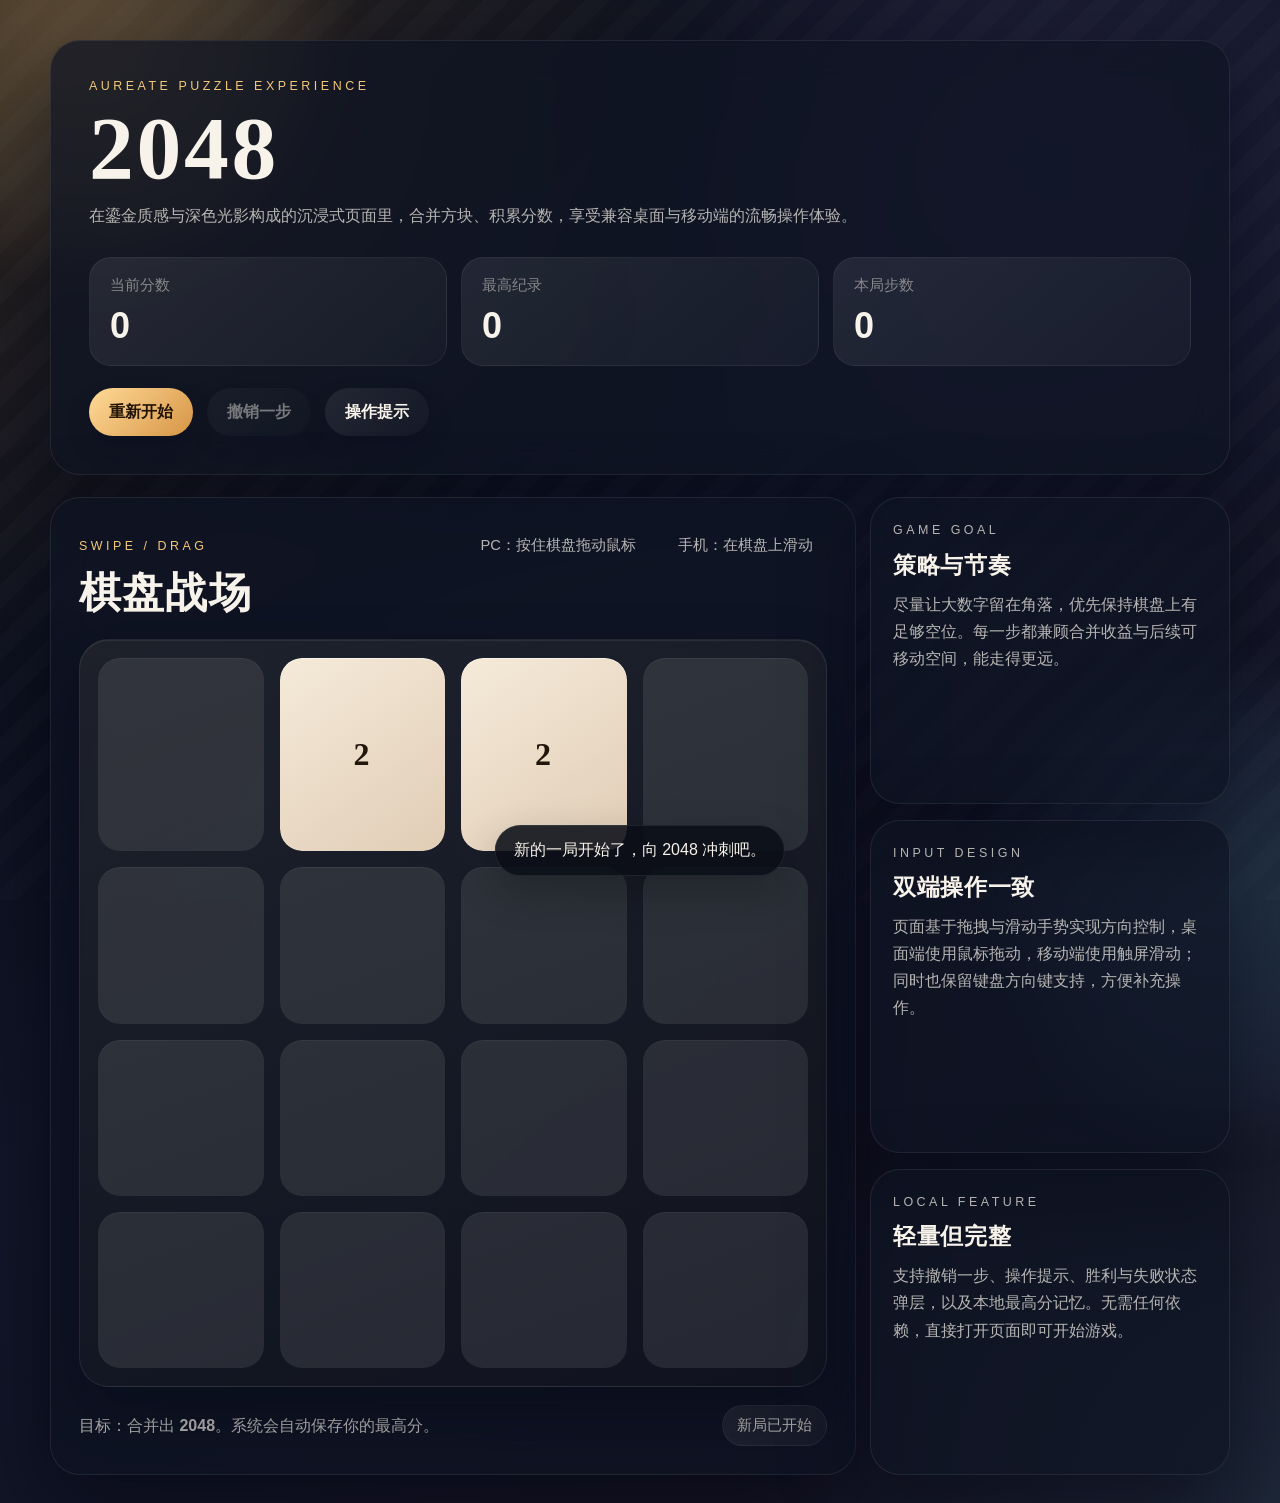
<file: index.html>
﻿<!DOCTYPE html>
<html lang="zh-CN">
<head>
  <meta charset="UTF-8">
  <meta name="viewport" content="width=device-width, initial-scale=1.0, viewport-fit=cover">
  <title>2048 | Aureate Edition</title>
  <meta
    name="description"
    content="一款兼顾 PC 鼠标拖拽和手机触屏滑动操作的精致 2048 页面游戏。"
  >
  <link rel="stylesheet" href="styles.css">
</head>
<body>
  <div class="background-orb background-orb-left"></div>
  <div class="background-orb background-orb-right"></div>

  <main class="app-shell">
    <section class="hero-panel panel">
      <div class="hero-copy">
        <span class="eyebrow">AUREATE PUZZLE EXPERIENCE</span>
        <h1>2048</h1>
        <p class="hero-text">
          在鎏金质感与深色光影构成的沉浸式页面里，合并方块、积累分数，享受兼容桌面与移动端的流畅操作体验。
        </p>
      </div>

      <div class="stats-row">
        <article class="stat-card">
          <span>当前分数</span>
          <strong id="score">0</strong>
        </article>
        <article class="stat-card">
          <span>最高纪录</span>
          <strong id="best-score">0</strong>
        </article>
        <article class="stat-card">
          <span>本局步数</span>
          <strong id="move-count">0</strong>
        </article>
      </div>

      <div class="actions-row">
        <button class="action-button action-button-primary" id="new-game-btn" type="button">重新开始</button>
        <button class="action-button" id="undo-btn" type="button">撤销一步</button>
        <button class="action-button" id="hint-btn" type="button">操作提示</button>
      </div>
    </section>

    <section class="playground">
      <section class="board-panel panel">
        <div class="board-head">
          <div>
            <p class="section-kicker">Swipe / Drag</p>
            <h2>棋盘战场</h2>
          </div>
          <div class="gesture-tags">
            <span>PC：按住棋盘拖动鼠标</span>
            <span>手机：在棋盘上滑动</span>
          </div>
        </div>

        <div class="board-frame">
          <div class="board-grid" id="board" aria-label="2048 游戏棋盘"></div>
          <div class="board-overlay is-hidden" id="board-overlay" aria-live="polite">
            <div class="overlay-card">
              <span class="overlay-eyebrow" id="overlay-eyebrow">精彩继续</span>
              <h3 id="overlay-title">状态提示</h3>
              <p id="overlay-text">继续合并方块，冲击更高分数。</p>
              <div class="overlay-actions">
                <button class="action-button action-button-primary" id="overlay-primary-btn" type="button">继续挑战</button>
                <button class="action-button" id="overlay-secondary-btn" type="button">再来一局</button>
              </div>
            </div>
          </div>
        </div>

        <div class="board-footer">
          <p>目标：合并出 <strong>2048</strong>。系统会自动保存你的最高分。</p>
          <div class="status-pill" id="status-pill">准备就绪</div>
        </div>
      </section>

      <aside class="info-panel">
        <article class="info-card panel">
          <p class="section-kicker">Game Goal</p>
          <h3>策略与节奏</h3>
          <p>
            尽量让大数字留在角落，优先保持棋盘上有足够空位。每一步都兼顾合并收益与后续可移动空间，能走得更远。
          </p>
        </article>

        <article class="info-card panel">
          <p class="section-kicker">Input Design</p>
          <h3>双端操作一致</h3>
          <p>
            页面基于拖拽与滑动手势实现方向控制，桌面端使用鼠标拖动，移动端使用触屏滑动；同时也保留键盘方向键支持，方便补充操作。
          </p>
        </article>

        <article class="info-card panel">
          <p class="section-kicker">Local Feature</p>
          <h3>轻量但完整</h3>
          <p>
            支持撤销一步、操作提示、胜利与失败状态弹层，以及本地最高分记忆。无需任何依赖，直接打开页面即可开始游戏。
          </p>
        </article>
      </aside>
    </section>
  </main>

  <div class="toast" id="toast" aria-live="polite"></div>

  <script src="script.js"></script>
</body>
</html>
</file>
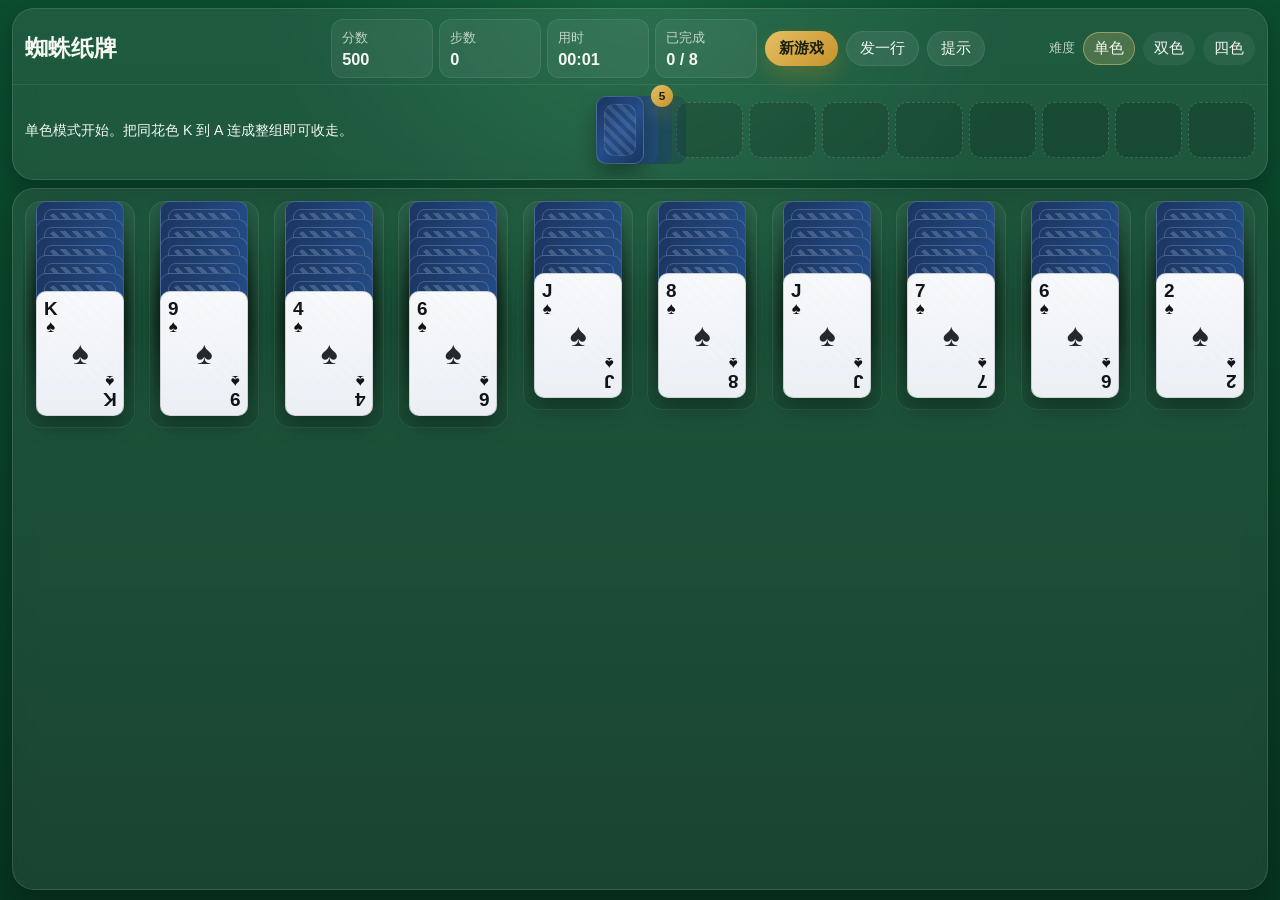
<file: spider-solitaire/index.html>
<!DOCTYPE html>
<html lang="zh-CN">
<head>
  <meta charset="UTF-8">
  <meta name="viewport" content="width=device-width, initial-scale=1.0, viewport-fit=cover">
  <title>蜘蛛纸牌</title>
  <link rel="stylesheet" href="styles.css">
</head>
<body>
  <div class="app-shell">
    <header class="game-header">
      <div class="header-main">
        <div class="brand-block">
          <div class="brand-copy">
            <h1>蜘蛛纸牌</h1>
          </div>
        </div>

        <div class="stats-card">
          <div class="stat">
            <span class="label">分数</span>
            <strong id="scoreValue">500</strong>
          </div>
          <div class="stat">
            <span class="label">步数</span>
            <strong id="moveValue">0</strong>
          </div>
          <div class="stat">
            <span class="label">用时</span>
            <strong id="timeValue">00:00</strong>
          </div>
          <div class="stat">
            <span class="label">已完成</span>
            <strong id="completeValue">0 / 8</strong>
          </div>
        </div>

        <section class="toolbar" aria-label="游戏控制">
          <div class="toolbar-group action-group">
            <button id="newGameBtn" class="primary-btn">新游戏</button>
            <button id="dealBtn" class="secondary-btn">发一行</button>
            <button id="hintBtn" class="secondary-btn">提示</button>
          </div>

          <div class="toolbar-group difficulty-group" aria-label="难度">
            <span class="group-label">难度</span>
            <div class="difficulty-pills" id="difficultyPills">
              <button class="difficulty-pill active" data-suits="1">单色</button>
              <button class="difficulty-pill" data-suits="2">双色</button>
              <button class="difficulty-pill" data-suits="4">四色</button>
            </div>
          </div>
        </section>
      </div>

      <section class="info-strip">
        <div id="messageBox" class="message-box" aria-live="polite">
          将整组同花色的降序牌从 K 排到 A，即可自动收走。
        </div>
        <div class="status-aux">
          <div class="stock-cluster">
            <button id="stockButton" class="stock-button" aria-label="发一行牌"></button>
            <div id="stockLabel" class="stock-badge">5</div>
          </div>
          <div id="foundationArea" class="foundation-area" aria-label="完成区"></div>
        </div>
      </section>
    </header>

    <main class="table-shell">
      <section class="tableau-section">
        <div class="tableau-scroll">
          <div id="tableau" class="tableau" role="grid" aria-label="蜘蛛纸牌桌面"></div>
        </div>
      </section>
    </main>
  </div>

  <div id="cardProbe" class="card-size-probe" aria-hidden="true"></div>
  <div id="dragLayer" class="drag-layer" aria-hidden="true"></div>
  <div id="fxLayer" class="fx-layer" aria-hidden="true"></div>
  <div id="winBanner" class="win-banner hidden" role="dialog" aria-modal="true" aria-labelledby="winTitle">
    <div class="win-card">
      <p class="eyebrow">Victory</p>
      <h2 id="winTitle">你赢了</h2>
      <p id="winSummary">全部 8 组顺利收齐。</p>
      <button id="playAgainBtn" class="primary-btn">再来一局</button>
    </div>
  </div>

  <script src="script.js"></script>
</body>
</html>
</file>
<file: styles.css>
:root {
  --page-bg: #090b15;
  --panel-bg: rgba(15, 20, 35, 0.72);
  --panel-border: rgba(255, 255, 255, 0.08);
  --panel-shadow: 0 30px 80px rgba(3, 6, 18, 0.55);
  --text-main: #f7f3ea;
  --text-soft: rgba(247, 243, 234, 0.72);
  --text-faint: rgba(247, 243, 234, 0.48);
  --accent: #f2c879;
  --accent-strong: #efac4f;
  --accent-deep: #8d6231;
  --grid-bg: rgba(233, 213, 182, 0.18);
  --grid-slot: rgba(255, 248, 238, 0.09);
  --button-bg: linear-gradient(135deg, rgba(255, 255, 255, 0.08), rgba(255, 255, 255, 0.02));
  --button-primary: linear-gradient(135deg, #ffda97, #d79546);
  --board-gap: clamp(10px, 1.6vw, 16px);
  --board-padding: clamp(14px, 2vw, 18px);
  --tile-font: clamp(1.3rem, 4vw, 2rem);
  --content-width: min(1180px, calc(100vw - 32px));
}

* {
  box-sizing: border-box;
}

html,
body {
  margin: 0;
  min-height: 100%;
}

body {
  position: relative;
  overflow-x: hidden;
  font-family: "Trebuchet MS", "Segoe UI Variable Text", "Segoe UI", sans-serif;
  color: var(--text-main);
  background:
    radial-gradient(circle at top left, rgba(211, 157, 83, 0.18), transparent 35%),
    radial-gradient(circle at 80% 10%, rgba(111, 74, 174, 0.12), transparent 26%),
    radial-gradient(circle at bottom right, rgba(70, 155, 182, 0.16), transparent 28%),
    linear-gradient(140deg, #060810, #111628 46%, #16111f 100%);
}

body::before {
  content: "";
  position: fixed;
  inset: 0;
  background:
    linear-gradient(rgba(255, 255, 255, 0.02), rgba(255, 255, 255, 0)),
    repeating-linear-gradient(
      135deg,
      transparent 0,
      transparent 18px,
      rgba(255, 255, 255, 0.015) 18px,
      rgba(255, 255, 255, 0.015) 36px
    );
  pointer-events: none;
}

.background-orb {
  position: fixed;
  width: 28rem;
  height: 28rem;
  border-radius: 50%;
  filter: blur(32px);
  opacity: 0.26;
  pointer-events: none;
}

.background-orb-left {
  top: -12rem;
  left: -8rem;
  background: radial-gradient(circle, rgba(255, 207, 128, 0.92), rgba(255, 207, 128, 0));
}

.background-orb-right {
  right: -10rem;
  bottom: -14rem;
  background: radial-gradient(circle, rgba(94, 176, 209, 0.85), rgba(94, 176, 209, 0));
}

.app-shell {
  position: relative;
  z-index: 1;
  width: var(--content-width);
  margin: 0 auto;
  padding:
    max(20px, env(safe-area-inset-top))
    0
    max(28px, env(safe-area-inset-bottom))
    0;
}

.panel {
  background: var(--panel-bg);
  border: 1px solid var(--panel-border);
  border-radius: 30px;
  backdrop-filter: blur(18px);
  box-shadow: var(--panel-shadow);
}

.hero-panel {
  padding: clamp(24px, 4vw, 38px);
  margin-top: 20px;
  animation: rise-in 0.7s ease both;
}

.hero-copy {
  display: grid;
  gap: 12px;
}

.eyebrow,
.section-kicker,
.overlay-eyebrow {
  font-size: 0.78rem;
  letter-spacing: 0.28em;
  text-transform: uppercase;
  color: var(--accent);
}

.hero-panel h1,
.board-head h2,
.info-card h3,
.overlay-card h3 {
  margin: 0;
  font-family: "Palatino Linotype", "Book Antiqua", Georgia, serif;
  font-weight: 700;
  letter-spacing: 0.03em;
}

.hero-panel h1 {
  font-size: clamp(3.1rem, 7vw, 5.6rem);
  line-height: 0.95;
}

.hero-text,
.info-card p,
.board-footer p,
.overlay-card p {
  margin: 0;
  color: var(--text-soft);
  line-height: 1.7;
}

.stats-row,
.actions-row,
.playground,
.gesture-tags,
.overlay-actions {
  display: flex;
  gap: 14px;
  flex-wrap: wrap;
}

.stats-row {
  margin-top: 28px;
}

.stat-card,
.status-pill {
  background: linear-gradient(140deg, rgba(255, 255, 255, 0.08), rgba(255, 255, 255, 0.03));
  border: 1px solid rgba(255, 255, 255, 0.06);
}

.stat-card {
  min-width: min(180px, 100%);
  flex: 1 1 180px;
  padding: 18px 20px;
  border-radius: 22px;
}

.stat-card span {
  display: block;
  margin-bottom: 10px;
  color: var(--text-faint);
  font-size: 0.92rem;
}

.stat-card strong {
  font-size: clamp(1.7rem, 4vw, 2.25rem);
  font-weight: 700;
}

.actions-row {
  margin-top: 22px;
}

.action-button {
  position: relative;
  min-height: 48px;
  padding: 0 20px;
  border: 0;
  border-radius: 999px;
  background: var(--button-bg);
  color: var(--text-main);
  font: inherit;
  font-weight: 600;
  cursor: pointer;
  transition: transform 0.2s ease, box-shadow 0.2s ease, opacity 0.2s ease;
  box-shadow: 0 12px 24px rgba(4, 8, 20, 0.18);
}

.action-button:hover {
  transform: translateY(-1px);
  box-shadow: 0 18px 34px rgba(4, 8, 20, 0.24);
}

.action-button:active {
  transform: translateY(1px) scale(0.98);
}

.action-button:disabled {
  opacity: 0.45;
  cursor: not-allowed;
}

.action-button-primary {
  background: var(--button-primary);
  color: #231506;
}

.playground {
  margin-top: 22px;
  align-items: stretch;
}

.board-panel {
  flex: 1 1 690px;
  padding: clamp(18px, 3vw, 28px);
  animation: rise-in 0.8s ease 0.08s both;
}

.board-head {
  display: flex;
  justify-content: space-between;
  gap: 16px;
  align-items: flex-start;
  margin-bottom: 18px;
}

.board-head h2 {
  font-size: clamp(1.8rem, 4vw, 2.6rem);
}

.gesture-tags {
  justify-content: flex-end;
}

.gesture-tags span,
.status-pill {
  padding: 10px 14px;
  border-radius: 999px;
  color: var(--text-soft);
  font-size: 0.92rem;
}

.board-frame {
  position: relative;
  padding: var(--board-padding);
  border-radius: 30px;
  background:
    linear-gradient(160deg, rgba(255, 249, 238, 0.08), rgba(255, 255, 255, 0.02)),
    rgba(0, 0, 0, 0.22);
  border: 1px solid rgba(255, 255, 255, 0.08);
  box-shadow: inset 0 1px 0 rgba(255, 255, 255, 0.07), 0 30px 60px rgba(4, 7, 18, 0.35);
}

.board-grid {
  display: grid;
  grid-template-columns: repeat(4, minmax(0, 1fr));
  gap: var(--board-gap);
  width: 100%;
  aspect-ratio: 1;
  touch-action: none;
  user-select: none;
}

.board-cell {
  position: relative;
  border-radius: 22px;
  background: var(--grid-slot);
  overflow: hidden;
}

.board-cell::after {
  content: "";
  position: absolute;
  inset: 0;
  border-radius: inherit;
  box-shadow: inset 0 1px 0 rgba(255, 255, 255, 0.05);
}

.tile {
  display: grid;
  place-items: center;
  width: 100%;
  height: 100%;
  border-radius: 22px;
  font-family: "Palatino Linotype", "Book Antiqua", Georgia, serif;
  font-weight: 700;
  font-size: var(--tile-font);
  letter-spacing: 0.04em;
  color: #20160a;
  box-shadow:
    inset 0 1px 0 rgba(255, 255, 255, 0.45),
    0 18px 28px rgba(0, 0, 0, 0.24);
  transition: transform 0.18s ease, background 0.18s ease, color 0.18s ease;
}

.tile.is-new {
  animation: tile-pop 0.28s ease;
}

.tile.is-merged {
  animation: tile-merge 0.26s ease;
}

.tile-2 {
  background: linear-gradient(145deg, #f5ead9, #e0cdb6);
}

.tile-4 {
  background: linear-gradient(145deg, #f5e0be, #e7bc83);
}

.tile-8 {
  background: linear-gradient(145deg, #f7ca86, #dc9150);
}

.tile-16 {
  background: linear-gradient(145deg, #f4b56b, #cc6e3b);
}

.tile-32 {
  background: linear-gradient(145deg, #f39d7f, #be4f3a);
}

.tile-64 {
  background: linear-gradient(145deg, #f58882, #9d2d35);
  color: #fff7ef;
}

.tile-128 {
  background: linear-gradient(145deg, #f5d16d, #cfac37);
}

.tile-256 {
  background: linear-gradient(145deg, #f0d058, #b89612);
}

.tile-512 {
  background: linear-gradient(145deg, #c5dc80, #759731);
}

.tile-1024 {
  background: linear-gradient(145deg, #8dd8cb, #2d8b90);
  color: #f6fffb;
}

.tile-2048,
.tile-4096 {
  background: linear-gradient(145deg, #7cb7ff, #3c59d0);
  color: #f4f8ff;
}

.tile-super {
  background: linear-gradient(145deg, #92d7ff, #1b7197);
  color: #f5fcff;
}

.tile-large {
  font-size: clamp(1rem, 3vw, 1.55rem);
}

.board-overlay {
  position: absolute;
  inset: var(--board-padding);
  display: grid;
  place-items: center;
  border-radius: 24px;
  background: rgba(4, 8, 20, 0.48);
  backdrop-filter: blur(10px);
  transition: opacity 0.24s ease, visibility 0.24s ease;
}

.board-overlay.is-hidden {
  opacity: 0;
  visibility: hidden;
  pointer-events: none;
}

.overlay-card {
  width: min(90%, 360px);
  padding: 28px 24px;
  border-radius: 26px;
  background: linear-gradient(160deg, rgba(20, 25, 40, 0.95), rgba(12, 16, 28, 0.92));
  border: 1px solid rgba(255, 255, 255, 0.08);
  box-shadow: 0 28px 50px rgba(0, 0, 0, 0.35);
  text-align: center;
}

.overlay-card h3 {
  margin-top: 10px;
  font-size: clamp(1.8rem, 4vw, 2.3rem);
}

.overlay-card p {
  margin-top: 12px;
}

.overlay-actions {
  justify-content: center;
  margin-top: 22px;
}

.board-footer {
  display: flex;
  justify-content: space-between;
  gap: 14px;
  align-items: center;
  margin-top: 18px;
  flex-wrap: wrap;
}

.info-panel {
  width: min(100%, 360px);
  display: grid;
  gap: 16px;
  flex: 0 1 360px;
  animation: rise-in 0.9s ease 0.16s both;
}

.info-card {
  padding: 22px 22px 24px;
}

.info-card h3 {
  margin-top: 8px;
  margin-bottom: 10px;
  font-size: 1.45rem;
}

.toast {
  position: fixed;
  left: 50%;
  bottom: max(24px, env(safe-area-inset-bottom));
  transform: translate(-50%, 20px);
  padding: 14px 18px;
  border-radius: 999px;
  background: rgba(11, 14, 23, 0.88);
  color: var(--text-main);
  border: 1px solid rgba(255, 255, 255, 0.08);
  box-shadow: 0 16px 42px rgba(0, 0, 0, 0.24);
  opacity: 0;
  visibility: hidden;
  transition: opacity 0.22s ease, transform 0.22s ease, visibility 0.22s ease;
  pointer-events: none;
  z-index: 5;
}

.toast.is-visible {
  opacity: 1;
  visibility: visible;
  transform: translate(-50%, 0);
}

@keyframes tile-pop {
  0% {
    transform: scale(0.72);
    opacity: 0;
  }

  100% {
    transform: scale(1);
    opacity: 1;
  }
}

@keyframes tile-merge {
  0% {
    transform: scale(0.92);
  }

  55% {
    transform: scale(1.06);
  }

  100% {
    transform: scale(1);
  }
}

@keyframes rise-in {
  0% {
    opacity: 0;
    transform: translateY(18px);
  }

  100% {
    opacity: 1;
    transform: translateY(0);
  }
}

@media (max-width: 980px) {
  .playground {
    flex-direction: column;
  }

  .info-panel {
    width: 100%;
    grid-template-columns: repeat(3, minmax(0, 1fr));
  }
}

@media (max-width: 860px) {
  .board-head,
  .board-footer {
    flex-direction: column;
    align-items: stretch;
  }

  .gesture-tags {
    justify-content: flex-start;
  }

  .info-panel {
    grid-template-columns: 1fr;
  }
}

@media (max-width: 640px) {
  :root {
    --content-width: min(100vw - 18px, 100%);
    --board-gap: 8px;
    --board-padding: 10px;
  }

  .hero-panel,
  .board-panel,
  .info-card {
    border-radius: 24px;
  }

  .hero-panel {
    padding: 20px;
    margin-top: 10px;
  }

  .stat-card,
  .action-button {
    width: 100%;
  }

  .stats-row,
  .actions-row {
    flex-direction: column;
  }

  .gesture-tags span,
  .status-pill {
    width: 100%;
    text-align: center;
  }

  .board-cell,
  .tile {
    border-radius: 18px;
  }
}

@media (prefers-reduced-motion: reduce) {
  *,
  *::before,
  *::after {
    animation-duration: 0.01ms !important;
    animation-iteration-count: 1 !important;
    transition-duration: 0.01ms !important;
    scroll-behavior: auto !important;
  }
}
</file>
<file: spider-solitaire/styles.css>
:root {
  --bg-top: #0b4d2f;
  --bg-bottom: #07351f;
  --felt-glow: rgba(118, 255, 182, 0.12);
  --panel-bg: rgba(255, 255, 255, 0.08);
  --panel-border: rgba(255, 255, 255, 0.12);
  --text-main: #f4f7f2;
  --text-dim: rgba(244, 247, 242, 0.75);
  --card-width: clamp(72px, 6.9vw, 104px);
  --card-height: calc(var(--card-width) * 1.42);
  --card-radius: 10px;
  --stack-gap: clamp(10px, 1.15vw, 16px);
  --face-down: linear-gradient(135deg, #1b3560, #254e8a 52%, #17355f);
  --gold: #f0d27a;
  --shadow-lg: 0 20px 45px rgba(0, 0, 0, 0.28);
  --shadow-md: 0 10px 24px rgba(0, 0, 0, 0.25);
  --danger: #bc3847;
  --black-card: #101418;
}

* {
  box-sizing: border-box;
}

html,
body {
  margin: 0;
  min-height: 100%;
}

body {
  font-family: "Segoe UI", "PingFang SC", "Microsoft YaHei", sans-serif;
  color: var(--text-main);
  background:
    radial-gradient(circle at top, var(--felt-glow), transparent 34%),
    linear-gradient(180deg, var(--bg-top), var(--bg-bottom));
  user-select: none;
  -webkit-user-select: none;
  -webkit-touch-callout: none;
}

button {
  font: inherit;
  -webkit-tap-highlight-color: transparent;
}

body.is-dragging,
body.is-dragging * {
  cursor: grabbing !important;
}

.app-shell {
  width: min(1600px, 100%);
  margin: 0 auto;
  min-height: 100dvh;
  display: flex;
  flex-direction: column;
  gap: 8px;
  padding: 8px clamp(8px, 1.2vw, 12px) 10px;
}

.game-header,
.tableau-section {
  background: var(--panel-bg);
  border: 1px solid var(--panel-border);
  border-radius: 22px;
  box-shadow: var(--shadow-md);
  backdrop-filter: blur(10px);
  animation: surface-enter 420ms cubic-bezier(0.22, 1, 0.36, 1) both;
}

.game-header {
  overflow: hidden;
}

.header-main {
  display: grid;
  grid-template-columns: minmax(180px, 0.7fr) minmax(320px, 1fr) minmax(350px, 1.15fr);
  gap: 8px;
  align-items: center;
  padding: 10px 12px 6px;
}

.brand-block {
  display: flex;
  align-items: center;
  gap: 8px;
  min-width: 0;
}

.brand-copy {
  min-width: 0;
}

.eyebrow {
  margin: 0 0 2px;
  color: var(--gold);
  text-transform: uppercase;
  letter-spacing: 0.12em;
  font-size: 0.68rem;
}

.brand-block h1 {
  margin: 0;
  font-size: clamp(1.08rem, 1.8vw, 1.52rem);
  line-height: 1.04;
}

.win-card h2 {
  margin: 0;
  font-size: clamp(1.9rem, 4vw, 3rem);
  line-height: 1.02;
}

.stats-card {
  display: grid;
  grid-template-columns: repeat(4, minmax(0, 1fr));
  gap: 6px;
}

.stat {
  min-width: 0;
  padding: 8px 10px;
  border-radius: 12px;
  background: rgba(255, 255, 255, 0.06);
  border: 1px solid rgba(255, 255, 255, 0.08);
}

.label,
.group-label,
.scroll-hint {
  color: var(--text-dim);
  font-size: 0.8rem;
}

.stat strong {
  display: block;
  margin-top: 3px;
  font-size: 1.02rem;
}

.stat strong.metric-bump {
  animation: metric-bump 360ms cubic-bezier(0.22, 1, 0.36, 1);
}

.toolbar {
  display: flex;
  justify-content: space-between;
  gap: 10px;
  align-items: center;
  flex-wrap: wrap;
}

.toolbar-group {
  display: flex;
  gap: 8px;
  align-items: center;
  flex-wrap: wrap;
}

.action-group {
  justify-content: flex-start;
}

.primary-btn,
.secondary-btn,
.difficulty-pill,
.stock-button {
  border: 0;
  cursor: pointer;
  transition: transform 0.16s ease, box-shadow 0.16s ease, background 0.16s ease;
}

.primary-btn,
.secondary-btn {
  padding: 8px 14px;
  border-radius: 999px;
  color: var(--text-main);
  font-size: 0.94rem;
}

.primary-btn {
  background: linear-gradient(135deg, #e4bf63, #c8932b);
  color: #19200f;
  font-weight: 700;
  box-shadow: 0 10px 20px rgba(192, 141, 34, 0.28);
}

.secondary-btn {
  background: rgba(255, 255, 255, 0.08);
  box-shadow: inset 0 0 0 1px rgba(255, 255, 255, 0.08);
}

.primary-btn:hover,
.secondary-btn:hover,
.difficulty-pill:hover,
.stock-button:hover {
  transform: translateY(-1px);
}

.primary-btn:active,
.secondary-btn:active,
.difficulty-pill:active,
.stock-button:active {
  transform: translateY(0);
}

.difficulty-group {
  justify-content: flex-end;
}

.difficulty-pills {
  display: flex;
  gap: 8px;
  flex-wrap: wrap;
}

.difficulty-pill {
  padding: 7px 11px;
  border-radius: 999px;
  background: rgba(255, 255, 255, 0.06);
  color: var(--text-main);
  font-size: 0.92rem;
}

.difficulty-pill.active {
  background: rgba(240, 210, 122, 0.22);
  box-shadow: inset 0 0 0 1px rgba(240, 210, 122, 0.45);
}

.info-strip {
  display: grid;
  grid-template-columns: minmax(220px, 0.95fr) minmax(360px, 1.2fr);
  align-items: center;
  padding: 6px 12px 10px;
  border-top: 1px solid rgba(255, 255, 255, 0.08);
  gap: 10px;
}

.message-box {
  min-height: 1.15rem;
  line-height: 1.35;
  font-size: 0.88rem;
}

.status-aux {
  min-width: 0;
  display: grid;
  grid-template-columns: auto minmax(0, 1fr);
  align-items: center;
  gap: 10px;
}

.stock-cluster {
  position: relative;
  display: flex;
  align-items: center;
  justify-content: center;
  width: 92px;
  height: 78px;
}

.stock-badge {
  position: absolute;
  right: -7px;
  top: -6px;
  min-width: 22px;
  height: 22px;
  padding: 0 6px;
  border-radius: 999px;
  display: grid;
  place-items: center;
  background: linear-gradient(135deg, #e4bf63, #c8932b);
  color: #19200f;
  font-size: 0.74rem;
  font-weight: 700;
  box-shadow: 0 10px 18px rgba(192, 141, 34, 0.22);
}

.stock-badge.hidden {
  display: none;
}

.table-shell {
  flex: 1;
  min-height: 0;
  display: flex;
}

.stock-button {
  position: relative;
  width: 48px;
  height: 68px;
  border-radius: var(--card-radius);
  background: transparent;
}

.stock-button::before,
.stock-button::after {
  content: "";
  position: absolute;
  inset: 0;
  border-radius: inherit;
}

.stock-button::before {
  background: var(--face-down);
  border: 1px solid rgba(255, 255, 255, 0.18);
  box-shadow: 0 10px 20px rgba(0, 0, 0, 0.3);
}

.stock-button::after {
  inset: 8px;
  border: 1px solid rgba(255, 255, 255, 0.18);
  opacity: 0.5;
  background:
    linear-gradient(45deg, rgba(255, 255, 255, 0.22) 25%, transparent 25%, transparent 50%, rgba(255, 255, 255, 0.22) 50%, rgba(255, 255, 255, 0.22) 75%, transparent 75%, transparent);
  background-size: 12px 12px;
}

.stock-button.disabled,
.stock-button:disabled {
  cursor: not-allowed;
  opacity: 0.42;
  transform: none;
}

.stock-button.is-dealing::before {
  animation: stock-pulse 420ms cubic-bezier(0.2, 0.8, 0.2, 1);
}

.stock-button[data-stacks="5"] { box-shadow: 14px 0 0 rgba(37, 78, 138, 0.55), 28px 0 0 rgba(29, 62, 112, 0.42), 42px 0 0 rgba(18, 48, 88, 0.28); }
.stock-button[data-stacks="4"] { box-shadow: 14px 0 0 rgba(37, 78, 138, 0.55), 28px 0 0 rgba(29, 62, 112, 0.42), 42px 0 0 rgba(18, 48, 88, 0.12); }
.stock-button[data-stacks="3"] { box-shadow: 14px 0 0 rgba(37, 78, 138, 0.55), 28px 0 0 rgba(29, 62, 112, 0.26); }
.stock-button[data-stacks="2"] { box-shadow: 14px 0 0 rgba(37, 78, 138, 0.36); }
.stock-button[data-stacks="1"],
.stock-button[data-stacks="0"] { box-shadow: none; }

.foundation-area {
  display: grid;
  grid-template-columns: repeat(8, minmax(34px, 1fr));
  gap: 6px;
  min-width: 0;
}

.foundation-slot {
  height: 56px;
  border-radius: 12px;
  background: rgba(0, 0, 0, 0.14);
  border: 1px dashed rgba(255, 255, 255, 0.16);
  display: grid;
  place-items: center;
  color: rgba(255, 255, 255, 0.36);
  font-size: 0.74rem;
  overflow: hidden;
}

.foundation-slot.completed {
  background: linear-gradient(180deg, rgba(240, 210, 122, 0.22), rgba(240, 210, 122, 0.08));
  border-style: solid;
  color: #f7e7b8;
}

.foundation-slot.slot-celebrate {
  animation: foundation-celebrate 820ms cubic-bezier(0.2, 0.9, 0.2, 1);
}

.foundation-stack {
  display: flex;
  flex-direction: column;
  align-items: center;
  line-height: 1;
}

.foundation-stack strong {
  font-size: 1rem;
}

.tableau-section {
  flex: 1;
  min-height: 0;
  padding: 10px;
  display: flex;
  flex-direction: column;
}

.tableau-scroll {
  flex: 1;
  min-height: 0;
  overflow: auto;
  padding: 2px 2px 8px;
  -webkit-overflow-scrolling: touch;
}

.tableau {
  width: 100%;
  min-width: max(100%, calc(var(--card-width) * 10 + var(--stack-gap) * 9 + 8px));
  display: grid;
  grid-template-columns: repeat(10, minmax(var(--card-width), 1fr));
  gap: var(--stack-gap);
  align-items: start;
}

.column {
  position: relative;
  min-width: var(--card-width);
  min-height: calc(var(--card-height) + 28px);
  border-radius: 16px;
  background: linear-gradient(180deg, rgba(255, 255, 255, 0.05), rgba(0, 0, 0, 0.08));
  box-shadow: inset 0 0 0 1px rgba(255, 255, 255, 0.08);
  padding-top: 10px;
}

.column.empty::after {
  content: "空列";
  position: absolute;
  left: 50%;
  top: 10px;
  width: var(--card-width);
  height: calc(var(--card-height) - 4px);
  transform: translateX(-50%);
  border-radius: var(--card-radius);
  border: 1px dashed rgba(255, 255, 255, 0.16);
  display: grid;
  place-items: center;
  color: rgba(255, 255, 255, 0.38);
  font-size: 0.9rem;
}

.column.is-drop-target {
  box-shadow: inset 0 0 0 2px rgba(240, 210, 122, 0.45);
  animation: drop-target-pulse 720ms ease-in-out infinite;
}

.column.hint-glow {
  box-shadow: inset 0 0 0 2px rgba(127, 227, 171, 0.65);
}

.card {
  position: absolute;
  left: calc(50% - var(--card-width) / 2);
  width: var(--card-width);
  height: var(--card-height);
  border-radius: var(--card-radius);
  border: 0;
  padding: 0;
  background: transparent;
  transform-origin: center center;
  will-change: transform, opacity;
  transition: filter 180ms ease;
}

.card .card-face {
  position: absolute;
  inset: 0;
  border-radius: inherit;
  overflow: hidden;
  backface-visibility: hidden;
}

.card.face-up .card-face {
  background:
    linear-gradient(180deg, rgba(255, 255, 255, 0.96), rgba(240, 243, 248, 0.98));
  color: var(--black-card);
  border: 1px solid rgba(18, 28, 40, 0.16);
  box-shadow: 0 12px 20px rgba(0, 0, 0, 0.22);
}

.card.face-down .card-face {
  background: var(--face-down);
  border: 1px solid rgba(255, 255, 255, 0.16);
  box-shadow: 0 10px 18px rgba(0, 0, 0, 0.26);
}

.card.face-down .card-face::before,
.card.face-down .card-face::after {
  content: "";
  position: absolute;
  border-radius: 8px;
}

.card.face-down .card-face::before {
  inset: 7px;
  border: 1px solid rgba(255, 255, 255, 0.18);
}

.card.face-down .card-face::after {
  inset: 11px;
  background:
    linear-gradient(45deg, rgba(255, 255, 255, 0.18) 25%, transparent 25%, transparent 50%, rgba(255, 255, 255, 0.18) 50%, rgba(255, 255, 255, 0.18) 75%, transparent 75%, transparent);
  background-size: 12px 12px;
}

.card.suit-hearts .card-face,
.card.suit-diamonds .card-face {
  color: var(--danger);
}

.card-content {
  position: absolute;
  inset: 0;
}

.card-corner {
  position: absolute;
  display: grid;
  justify-items: center;
  line-height: 1;
  font-weight: 700;
}

.card-corner.top {
  top: 8px;
  left: 7px;
}

.card-corner.bottom {
  right: 7px;
  bottom: 8px;
  transform: rotate(180deg);
}

.card-rank {
  font-size: clamp(0.9rem, 2vw, 1.18rem);
}

.card-suit {
  font-size: clamp(0.9rem, 2vw, 1.05rem);
}

.card-center {
  position: absolute;
  inset: 0;
  display: grid;
  place-items: center;
  font-size: clamp(1.4rem, 3vw, 2rem);
  opacity: 0.9;
}

.card.is-selected {
  filter: drop-shadow(0 0 16px rgba(240, 210, 122, 0.55));
}

.card.is-movable:hover .card-face {
  box-shadow: 0 14px 24px rgba(0, 0, 0, 0.28), 0 0 0 1px rgba(240, 210, 122, 0.22);
}

.card.hint-flash .card-face {
  box-shadow: 0 0 0 2px rgba(127, 227, 171, 0.7), 0 12px 20px rgba(0, 0, 0, 0.22);
  animation: hint-pulse 680ms ease-in-out infinite;
}

.card.is-revealed .card-face {
  animation: face-reveal 420ms cubic-bezier(0.2, 0.9, 0.24, 1);
}

.drag-layer {
  position: fixed;
  inset: 0;
  pointer-events: none;
  z-index: 100;
}

.fx-layer {
  position: fixed;
  inset: 0;
  pointer-events: none;
  z-index: 110;
}

.drag-stack {
  position: absolute;
  left: 0;
  top: 0;
  width: var(--card-width);
  transform: rotate(2deg);
  filter: drop-shadow(0 16px 28px rgba(0, 0, 0, 0.3));
}

.drag-stack .card {
  box-shadow: none;
}

.drag-stack .card .card-face {
  box-shadow: 0 12px 26px rgba(0, 0, 0, 0.34);
}

.completion-flight {
  position: fixed;
  left: 0;
  top: 0;
  pointer-events: none;
}

.completion-flight-card {
  position: absolute;
  width: var(--card-width);
  height: var(--card-height);
  border-radius: var(--card-radius);
  background: linear-gradient(180deg, rgba(255, 255, 255, 0.98), rgba(242, 245, 250, 0.96));
  border: 1px solid rgba(18, 28, 40, 0.16);
  box-shadow: 0 12px 24px rgba(0, 0, 0, 0.2);
  display: flex;
  flex-direction: column;
  justify-content: space-between;
  padding: 8px 8px 10px;
  font-weight: 700;
  color: var(--black-card);
}

.completion-flight-card.suit-hearts,
.completion-flight-card.suit-diamonds {
  color: var(--danger);
}

.flight-rank {
  font-size: clamp(0.94rem, 2vw, 1.2rem);
  line-height: 1;
}

.flight-suit {
  align-self: center;
  font-size: clamp(1.2rem, 2.4vw, 1.7rem);
  line-height: 1;
}

.foundation-burst {
  position: fixed;
  transform: translate(-50%, -50%);
  color: rgba(247, 231, 184, 0.95);
  font-size: 1.7rem;
  font-weight: 700;
  text-shadow: 0 0 18px rgba(240, 210, 122, 0.55);
  animation: foundation-burst 720ms cubic-bezier(0.2, 0.9, 0.24, 1) forwards;
}

.win-banner {
  position: fixed;
  inset: 0;
  display: grid;
  place-items: center;
  background: rgba(4, 17, 11, 0.7);
  padding: 24px;
  z-index: 120;
}

.win-banner.hidden {
  display: none;
}

.win-card {
  width: min(420px, 100%);
  padding: 28px;
  border-radius: 24px;
  background: linear-gradient(180deg, #123f29, #0a2a19);
  border: 1px solid rgba(240, 210, 122, 0.25);
  box-shadow: var(--shadow-lg);
  text-align: center;
  animation: win-card-enter 380ms cubic-bezier(0.22, 1, 0.36, 1);
}

.win-card p {
  margin: 10px 0 0;
  color: var(--text-dim);
}

@keyframes surface-enter {
  from {
    opacity: 0;
    transform: translateY(10px);
  }
  to {
    opacity: 1;
    transform: translateY(0);
  }
}

@keyframes metric-bump {
  0% {
    transform: scale(1);
  }
  45% {
    transform: scale(1.12);
  }
  100% {
    transform: scale(1);
  }
}

@keyframes stock-pulse {
  0% {
    box-shadow: 0 10px 20px rgba(0, 0, 0, 0.3);
  }
  40% {
    box-shadow: 0 0 0 10px rgba(240, 210, 122, 0.14), 0 18px 30px rgba(0, 0, 0, 0.34);
  }
  100% {
    box-shadow: 0 10px 20px rgba(0, 0, 0, 0.3);
  }
}

@keyframes foundation-celebrate {
  0% {
    transform: scale(1);
    box-shadow: inset 0 0 0 1px rgba(240, 210, 122, 0.18);
  }
  35% {
    transform: scale(1.06);
    box-shadow: 0 0 0 10px rgba(240, 210, 122, 0.12), 0 18px 30px rgba(240, 210, 122, 0.12);
  }
  100% {
    transform: scale(1);
    box-shadow: inset 0 0 0 1px rgba(240, 210, 122, 0.18);
  }
}

@keyframes drop-target-pulse {
  0%,
  100% {
    box-shadow: inset 0 0 0 2px rgba(240, 210, 122, 0.32);
  }
  50% {
    box-shadow: inset 0 0 0 2px rgba(240, 210, 122, 0.62), 0 0 18px rgba(240, 210, 122, 0.1);
  }
}

@keyframes hint-pulse {
  0%,
  100% {
    box-shadow: 0 0 0 2px rgba(127, 227, 171, 0.28), 0 12px 20px rgba(0, 0, 0, 0.22);
  }
  50% {
    box-shadow: 0 0 0 4px rgba(127, 227, 171, 0.5), 0 16px 24px rgba(0, 0, 0, 0.24);
  }
}

@keyframes face-reveal {
  0% {
    transform: rotateY(88deg) scale(0.96);
    filter: brightness(0.8);
  }
  60% {
    transform: rotateY(-8deg) scale(1.02);
    filter: brightness(1.06);
  }
  100% {
    transform: rotateY(0deg) scale(1);
    filter: brightness(1);
  }
}

@keyframes foundation-burst {
  0% {
    opacity: 0;
    transform: translate(-50%, -50%) scale(0.5);
  }
  30% {
    opacity: 1;
    transform: translate(-50%, -50%) scale(1.18);
  }
  100% {
    opacity: 0;
    transform: translate(-50%, -95%) scale(1.6);
  }
}

@keyframes win-card-enter {
  from {
    opacity: 0;
    transform: translateY(20px) scale(0.96);
  }
  to {
    opacity: 1;
    transform: translateY(0) scale(1);
  }
}

@media (max-width: 980px) {
  .header-main {
    grid-template-columns: 1fr 1fr;
  }

  .toolbar {
    grid-column: 1 / -1;
  }

  .info-strip {
    grid-template-columns: 1fr;
  }

  .status-aux {
    grid-template-columns: auto minmax(0, 1fr);
  }

  .foundation-area {
    grid-template-columns: repeat(4, minmax(52px, 1fr));
  }

  .tableau {
    grid-template-columns: repeat(10, minmax(var(--card-width), 1fr));
  }
}

@media (max-width: 720px) {
  :root {
    --card-width: clamp(62px, 18vw, 72px);
    --stack-gap: 8px;
  }

  .app-shell {
    gap: 6px;
    padding: 6px 6px 8px;
  }

  .header-main {
    grid-template-columns: 1fr;
    gap: 8px;
    padding: 8px 8px 6px;
  }

  .brand-block {
    justify-content: center;
  }

  .brand-block h1 {
    font-size: 1.3rem;
  }

  .stats-card {
    grid-template-columns: repeat(2, minmax(0, 1fr));
    gap: 6px;
  }

  .stat {
    padding: 8px;
    border-radius: 11px;
  }

  .toolbar {
    gap: 8px;
    align-items: stretch;
  }

  .action-group,
  .difficulty-group {
    width: 100%;
  }

  .action-group {
    display: grid;
    grid-template-columns: repeat(3, minmax(0, 1fr));
    gap: 6px;
  }

  .action-group > button {
    width: 100%;
    min-height: 38px;
    padding: 8px 0;
  }

  .difficulty-group {
    display: grid;
    grid-template-columns: 1fr;
    gap: 6px;
  }

  .difficulty-group .group-label {
    display: none;
  }

  .difficulty-pills {
    display: grid;
    grid-template-columns: repeat(3, minmax(0, 1fr));
    gap: 6px;
    width: 100%;
  }

  .difficulty-pill {
    width: 100%;
    min-height: 34px;
    padding: 6px 0;
    font-size: 0.86rem;
  }

  .info-strip {
    grid-template-columns: 1fr;
    gap: 8px;
    padding: 6px 8px 8px;
  }

  .message-box {
    font-size: 0.78rem;
    min-height: auto;
  }

  .status-aux {
    grid-template-columns: 96px minmax(0, 1fr);
    gap: 8px;
    align-items: stretch;
  }

  .tableau-section {
    padding: 8px 8px 10px;
    border-radius: 18px;
  }

  .tableau-scroll {
    padding: 2px 0 10px;
    scroll-snap-type: x proximity;
  }

  .tableau {
    width: max-content;
    min-width: max-content;
    grid-template-columns: repeat(10, var(--card-width));
    gap: var(--stack-gap);
  }

  .card {
    left: 0;
  }

  .column.empty::after {
    left: 0;
    top: 10px;
    transform: none;
  }

  .stock-cluster {
    width: 96px;
    height: 84px;
    justify-self: start;
  }

  .stock-button {
    width: 56px;
    height: 78px;
  }

  .stock-badge {
    right: 2px;
    top: 0;
  }

  .foundation-area {
    grid-template-columns: repeat(4, minmax(0, 1fr));
    grid-auto-rows: 32px;
    gap: 6px;
    align-content: start;
  }

  .foundation-slot {
    height: 32px;
    border-radius: 10px;
  }

  .foundation-stack strong {
    font-size: 0.82rem;
  }

  .column {
    scroll-snap-align: start;
    min-height: calc(var(--card-height) + 36px);
    padding-top: 10px;
  }
}

@media (hover: none) {
  .card.is-movable:hover .card-face {
    box-shadow: 0 12px 20px rgba(0, 0, 0, 0.22);
  }
}

@media (prefers-reduced-motion: reduce) {
  .game-header,
  .panel,
  .tableau-section,
  .card,
  .card .card-face,
  .foundation-slot,
  .stock-button::before,
  .win-card {
    animation: none !important;
    transition: none !important;
  }
}
.card-size-probe {
  position: fixed;
  left: -9999px;
  top: -9999px;
  width: var(--card-width);
  height: var(--card-height);
  pointer-events: none;
  visibility: hidden;
}
</file>
